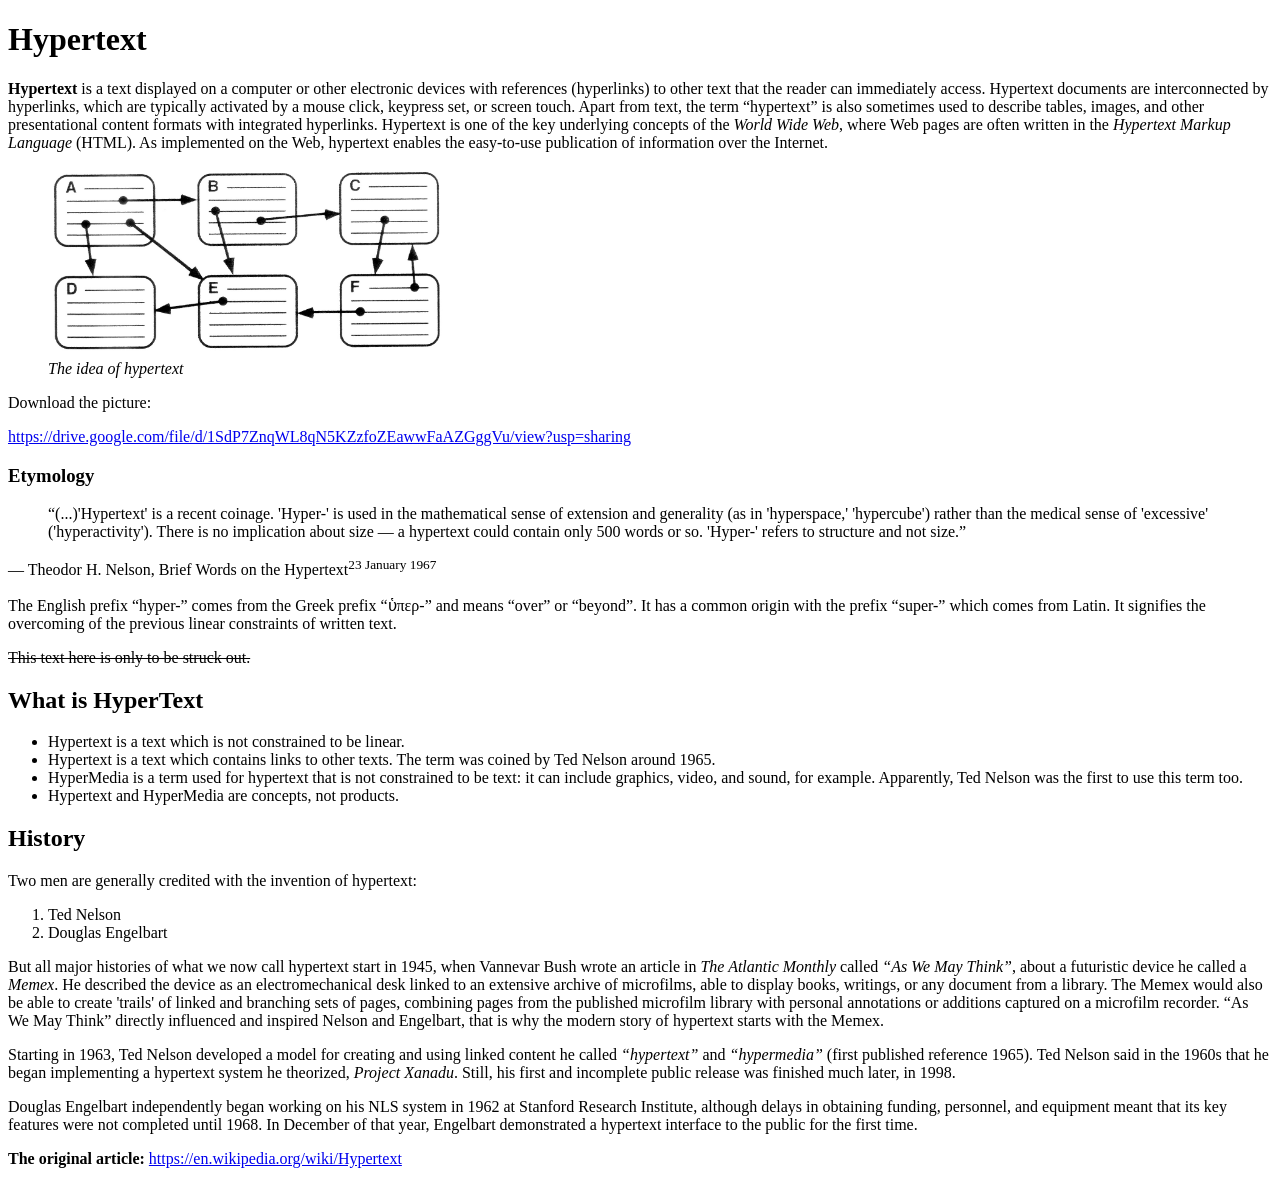
<file: index.html>
<!DOCTYPE html>
<html lang="en">
<head>
    <meta charset="UTF-8">
    <!-- Люта Марія — Практика №1 — Верстка тексту -->
    <title>Title</title>
</head>
<body>
    <h1><b>Hypertext</b></h1>
    <p><b>Hypertext</b> is a text displayed on a computer or other electronic devices with references
        (hyperlinks) to other text that the reader can immediately access. Hypertext documents are
        interconnected by hyperlinks, which are typically activated by a mouse click, keypress set, or
        screen touch. Apart from text, the term “hypertext” is also sometimes used to describe tables,
        images, and other presentational content formats with integrated hyperlinks. Hypertext is one of
        the key underlying concepts of the <i>World Wide Web</i>, where Web pages are often written in the
        <i>Hypertext Markup Language</i> (HTML). As implemented on the Web, hypertext enables the
        easy-to-use publication of information over the Internet.</p>
    <figure>
        <img src="images/hypertext1.jpg" alt="Hypertext Image" width="400" height=auto>
        <figcaption><i>The idea of hypertext</i></figcaption>
    </figure>
    <p>Download the picture:</p>
    <a href="https://drive.google.com/file/d/1SdP7ZnqWL8qN5KZzfoZEawwFaAZGggVu/view?usp=sharing">https://drive.google.com/file/d/1SdP7ZnqWL8qN5KZzfoZEawwFaAZGggVu/view?usp=sharing</a>
    <h3>Etymology</h3>
    <blockquote cite="Theodor H. Nelson">“(...)'Hypertext' is a recent coinage. 'Hyper-' is used in the mathematical sense of extension and
        generality (as in 'hyperspace,' 'hypercube') rather than the medical sense of 'excessive'
        ('hyperactivity'). There is no implication about size — a hypertext could contain only 500 words
        or so. 'Hyper-' refers to structure and not size.”</blockquote>
    <p>— Theodor H. Nelson, Brief Words on the Hypertext<sup>23 January 1967</sup></p>
    <p>The English prefix “hyper-” comes from the Greek prefix “ὑπερ-” and means “over” or “beyond”.
        It has a common origin with the prefix “super-” which comes from Latin. It signifies the
        overcoming of the previous linear constraints of written text.</p>
    <p><s>This text here is only to be struck out.</s></p>
    <h2>What is HyperText</h2>
    <ul>
        <li>Hypertext is a text which is not constrained to be linear.</li>
        <li>Hypertext is a text which contains links to other texts. The term was coined by Ted
            Nelson around 1965.</li>
        <li> HyperMedia is a term used for hypertext that is not constrained to be text: it can include
            graphics, video, and sound, for example. Apparently, Ted Nelson was the first to use this
            term too.</li>
        <li>Hypertext and HyperMedia are concepts, not products.</li>
    </ul>
    <h2>History</h2>
    <p>Two men are generally credited with the invention of hypertext:</p>
    <ol>
        <li>Ted Nelson</li>
        <li>Douglas Engelbart</li>
    </ol>
    <p>But all major histories of what we now call hypertext start in 1945, when Vannevar Bush wrote
        an article in <i>The Atlantic Monthly</i> called <i>“As We May Think”</i>, about a futuristic device he called a
        <i>Memex</i>. He described the device as an electromechanical desk linked to an extensive archive of
        microfilms, able to display books, writings, or any document from a library. The Memex would
        also be able to create 'trails' of linked and branching sets of pages, combining pages from the
        published microfilm library with personal annotations or additions captured on a microfilm
        recorder. “As We May Think” directly influenced and inspired Nelson and Engelbart, that is why
        the modern story of hypertext starts with the Memex.</p>
    <p>Starting in 1963, Ted Nelson developed a model for creating and using linked content he called
        <i>“hypertext”</i> and <i>“hypermedia”</i> (first published reference 1965). Ted Nelson said in the 1960s that
        he began implementing a hypertext system he theorized, <i>Project Xanadu</i>. Still, his first and
        incomplete public release was finished much later, in 1998.</p>
    <p>Douglas Engelbart independently began working on his NLS system in 1962 at Stanford
        Research Institute, although delays in obtaining funding, personnel, and equipment meant that
        its key features were not completed until 1968. In December of that year, Engelbart
        demonstrated a hypertext interface to the public for the first time.</p>
    <p><b>The original article:</b> <a href="https://en.wikipedia.org/wiki/Hypertext">https://en.wikipedia.org/wiki/Hypertext</a></p>
</body>
</html>
</file>
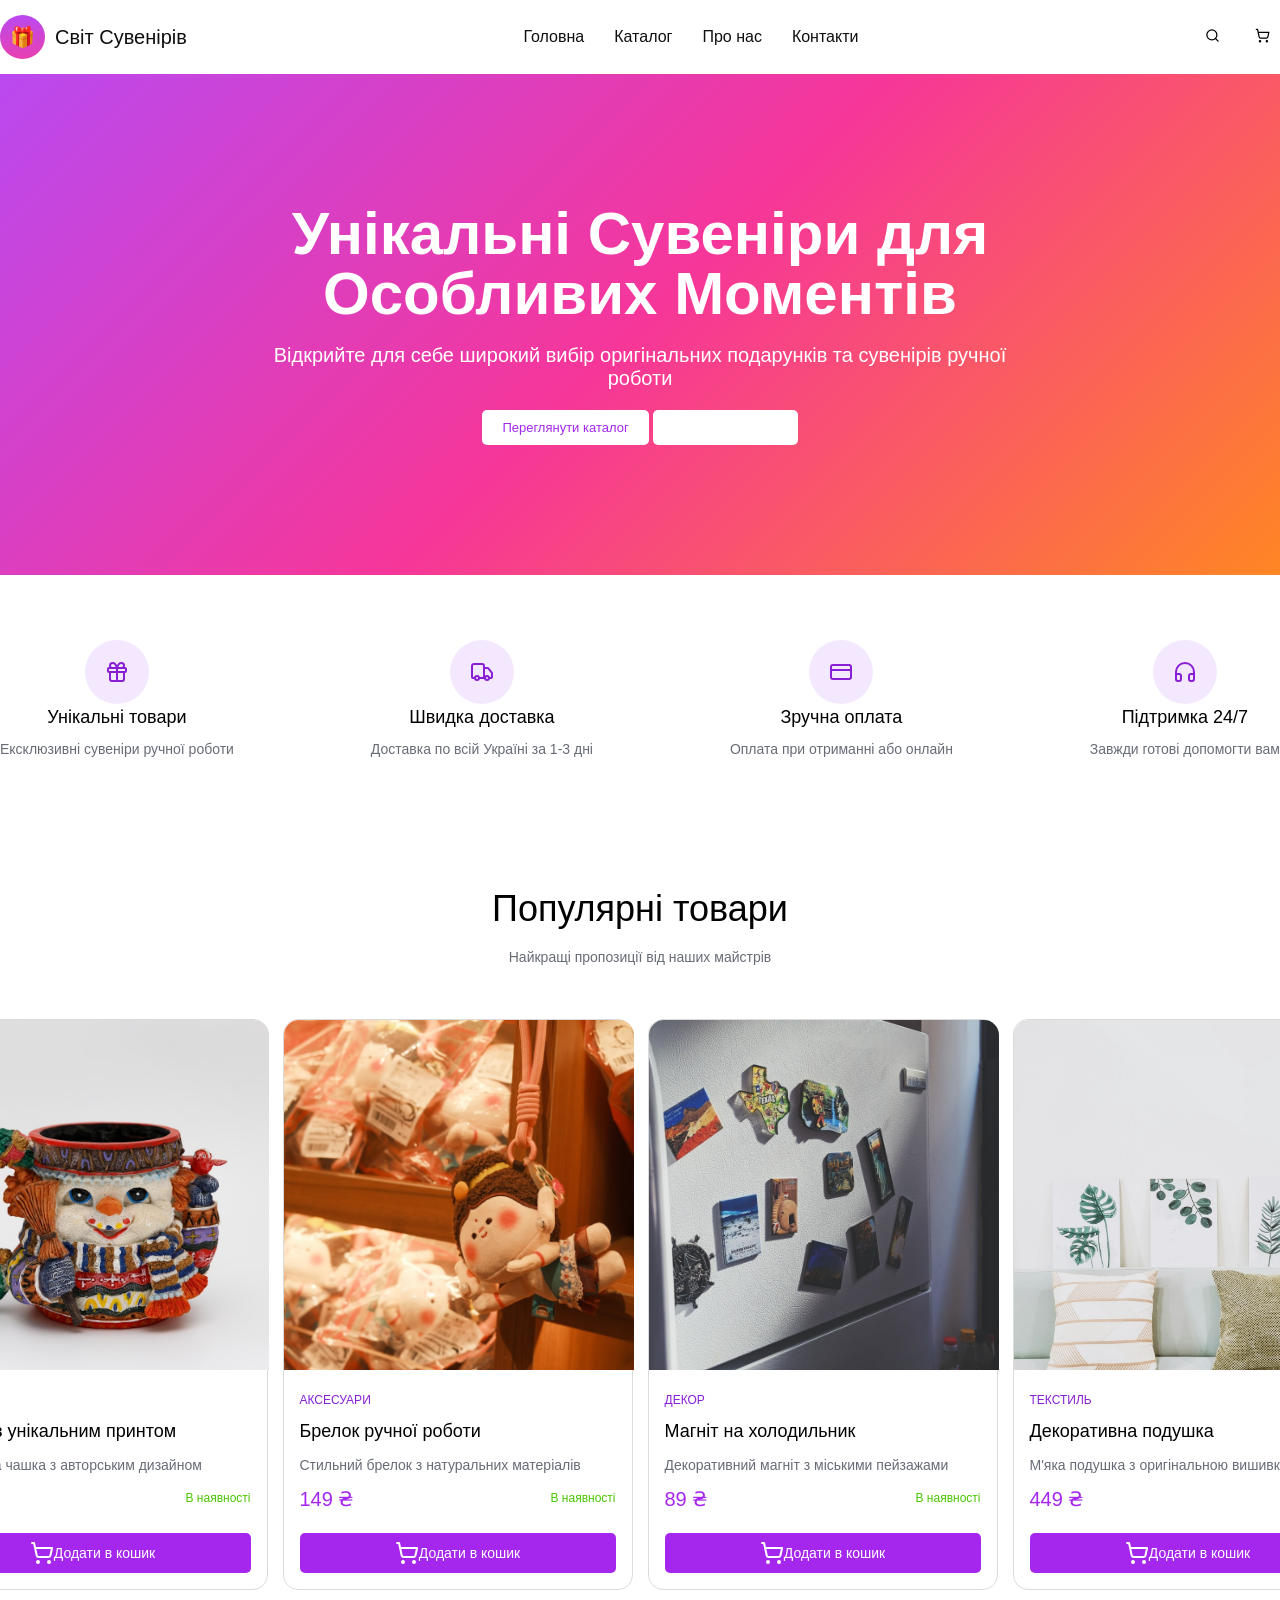
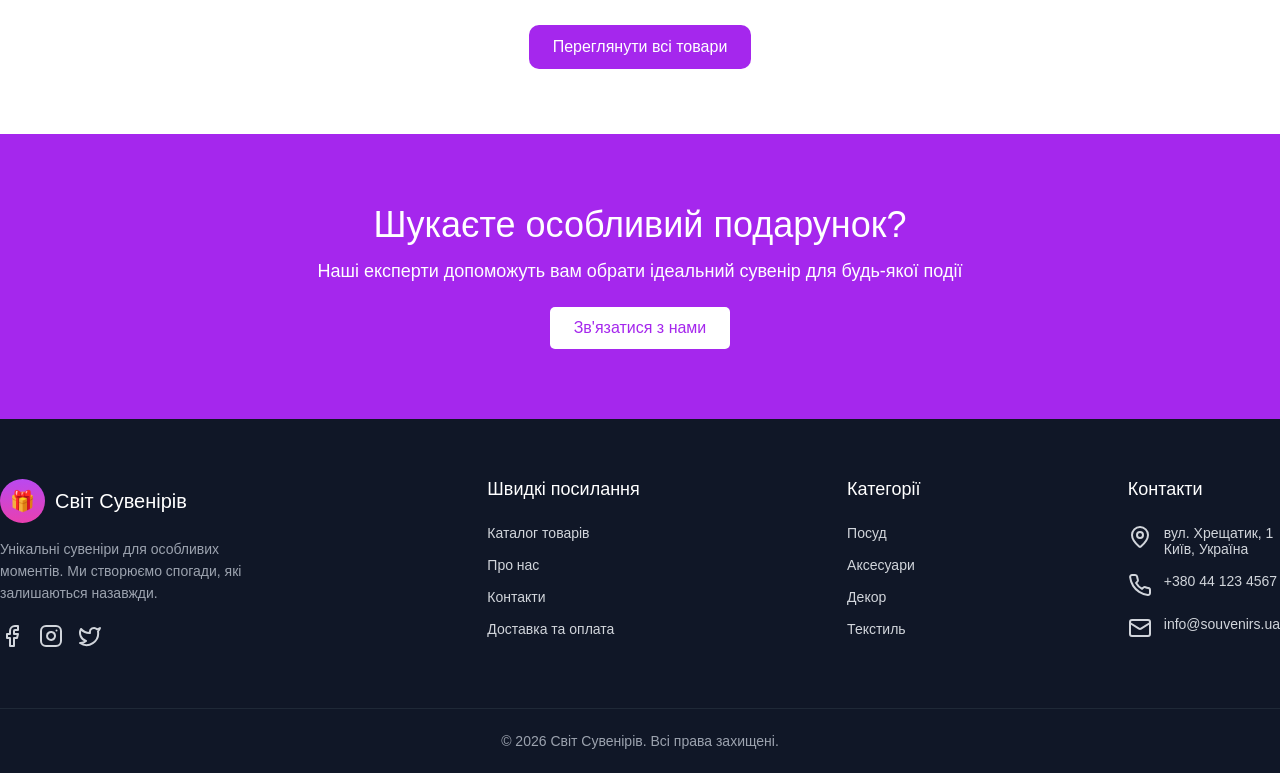
<file: less_8/index.html>
<!DOCTYPE html>
<html lang="en" xmlns="http://www.w3.org/1999/html">
<head>
    <link href="style/style.css" rel="stylesheet" type="text/css">
    <meta charset="UTF-8">
    <title>Title</title>
</head>
<body>
<header class="header">
    <div class="header-top wrapper">
        <div class="logo">
            <a href="#">
                <span class="logo-icon">🎁</span>
                <span class="logo-title">Світ Сувенірів</span>
            </a>
        </div>
        <nav>
            <ul>
                <li><a href="#">Головна</a></li>
                <li><a href="#">Каталог</a></li>
                <li><a href="#">Про нас</a></li>
                <li><a href="#">Контакти</a></li>
            </ul>
        </nav>
        <div class = "header-top-btn">
            <button><svg xmlns="http://www.w3.org/2000/svg" width="15" height="15" viewBox="0 0 24 24" fill="none" stroke="currentColor" stroke-width="2" stroke-linecap="round" stroke-linejoin="round" class="lucide lucide-search h-5 w-5"><circle cx="11" cy="11" r="8"></circle><path d="m21 21-4.3-4.3"></path></svg></button>
            <button><svg xmlns="http://www.w3.org/2000/svg" width="15" height="15" viewBox="0 0 24 24" fill="none" stroke="currentColor" stroke-width="2" stroke-linecap="round" stroke-linejoin="round" class="lucide lucide-shopping-cart h-5 w-5"><circle cx="8" cy="21" r="1"></circle><circle cx="19" cy="21" r="1"></circle><path d="M2.05 2.05h2l2.66 12.42a2 2 0 0 0 2 1.58h9.78a2 2 0 0 0 1.95-1.57l1.65-7.43H5.12"></path></svg></button>
        </div>
    </div>
    <div class="header-bottom">
        <h1>Унікальні Сувеніри для Особливих Моментів</h1>
        <p>Відкрийте для себе широкий вибір оригінальних подарунків та сувенірів ручної роботи</p>
        <div class="header-bottom-btn">
            <button>Переглянути каталог</button>
            <button id="btn-hover">Дізнатися більше</button>
        </div>
    </div>
</header>
<main>
    <section class="advantages wrapper">
        <article>
<!--            огорнути свджі в спен-->
            <span><svg xmlns="http://www.w3.org/2000/svg" width="24" height="24" viewBox="0 0 24 24" fill="none" stroke="currentColor" stroke-width="2" stroke-linecap="round" stroke-linejoin="round" class="lucide lucide-gift h-8 w-8 text-purple-600"><rect x="3" y="8" width="18" height="4" rx="1"></rect><path d="M12 8v13"></path><path d="M19 12v7a2 2 0 0 1-2 2H7a2 2 0 0 1-2-2v-7"></path><path d="M7.5 8a2.5 2.5 0 0 1 0-5A4.8 8 0 0 1 12 8a4.8 8 0 0 1 4.5-5 2.5 2.5 0 0 1 0 5"></path></svg></span>
            <h3>Унікальні товари</h3>
            <p>Ексклюзивні сувеніри ручної роботи</p>
        </article>
        <article>
            <span><svg xmlns="http://www.w3.org/2000/svg" width="24" height="24" viewBox="0 0 24 24" fill="none" stroke="currentColor" stroke-width="2" stroke-linecap="round" stroke-linejoin="round" class="lucide lucide-truck h-8 w-8 text-purple-600"><path d="M14 18V6a2 2 0 0 0-2-2H4a2 2 0 0 0-2 2v11a1 1 0 0 0 1 1h2"></path><path d="M15 18H9"></path><path d="M19 18h2a1 1 0 0 0 1-1v-3.65a1 1 0 0 0-.22-.624l-3.48-4.35A1 1 0 0 0 17.52 8H14"></path><circle cx="17" cy="18" r="2"></circle><circle cx="7" cy="18" r="2"></circle></svg></span>
            <h3>Швидка доставка</h3>
            <p>Доставка по всій Україні за 1-3 дні</p>
        </article>
        <article>
            <span><svg xmlns="http://www.w3.org/2000/svg" width="24" height="24" viewBox="0 0 24 24" fill="none" stroke="currentColor" stroke-width="2" stroke-linecap="round" stroke-linejoin="round" class="lucide lucide-credit-card h-8 w-8 text-purple-600"><rect width="20" height="14" x="2" y="5" rx="2"></rect><line x1="2" x2="22" y1="10" y2="10"></line></svg></span>
            <h3>Зручна оплата</h3>
            <p>Оплата при отриманні або онлайн</p>
        </article>
        <article>
            <span><svg xmlns="http://www.w3.org/2000/svg" width="24" height="24" viewBox="0 0 24 24" fill="none" stroke="currentColor" stroke-width="2" stroke-linecap="round" stroke-linejoin="round" class="lucide lucide-headphones h-8 w-8 text-purple-600"><path d="M3 14h3a2 2 0 0 1 2 2v3a2 2 0 0 1-2 2H5a2 2 0 0 1-2-2v-7a9 9 0 0 1 18 0v7a2 2 0 0 1-2 2h-1a2 2 0 0 1-2-2v-3a2 2 0 0 1 2-2h3"></path></svg></span>
            <h3>Підтримка 24/7</h3>
            <p>Завжди готові допомогти вам</p>
        </article>
    </section>
    <section class="catalog wrapper">
        <h2>Популярні товари</h2>
        <p>Найкращі пропозиції від наших майстрів</p>
        <div class = "catalog-cards">
            <article class="card">
                <img src="images/catalog1.jfif">
                <div class="card-text">
                    <span class="label">Посуд</span>
                    <h3>Чашка з унікальним принтом</h3>
                    <p>Керамічна чашка з авторським дизайном</p>
                    <div class="price">
                        <span class ="cost">299 ₴</span>
                        <span class ="instock">В наявності</span>
                    </div>
                    <button class="card-btn">
                        <svg xmlns="http://www.w3.org/2000/svg" width="24" height="24" viewBox="0 0 24 24" fill="none" stroke="currentColor" stroke-width="2" stroke-linecap="round" stroke-linejoin="round" class="lucide lucide-shopping-cart mr-2 h-4 w-4"><circle cx="8" cy="21" r="1"></circle><circle cx="19" cy="21" r="1"></circle><path d="M2.05 2.05h2l2.66 12.42a2 2 0 0 0 2 1.58h9.78a2 2 0 0 0 1.95-1.57l1.65-7.43H5.12"></path></svg>                    <span>Додати в кошик</span>
                    </button>
                </div>
            </article>
            <article class="card">
                <img src="images/catalog2.jfif">
                <div class="card-text">
                    <span class="label">Аксесуари</span>
                    <h3>Брелок ручної роботи</h3>
                    <p>Стильний брелок з натуральних матеріалів</p>
                    <div class="price">
                        <span class ="cost">149 ₴</span>
                        <span class ="instock">В наявності</span>
                    </div>
                    <button class="card-btn">
                        <svg xmlns="http://www.w3.org/2000/svg" width="24" height="24" viewBox="0 0 24 24" fill="none" stroke="currentColor" stroke-width="2" stroke-linecap="round" stroke-linejoin="round" class="lucide lucide-shopping-cart mr-2 h-4 w-4"><circle cx="8" cy="21" r="1"></circle><circle cx="19" cy="21" r="1"></circle><path d="M2.05 2.05h2l2.66 12.42a2 2 0 0 0 2 1.58h9.78a2 2 0 0 0 1.95-1.57l1.65-7.43H5.12"></path></svg>                    <span>Додати в кошик</span>
                    </button>
                </div>
            </article>
            <article class="card">
                <img src="images/catalog3.jfif">
                <div class="card-text">
                    <span class="label">Декор</span>
                    <h3>Магніт на холодильник</h3>
                    <p>Декоративний магніт з міськими пейзажами</p>
                    <div class="price">
                        <span class ="cost">89 ₴</span>
                        <span class ="instock">В наявності</span>
                    </div>
                    <button class="card-btn">
                        <svg xmlns="http://www.w3.org/2000/svg" width="24" height="24" viewBox="0 0 24 24" fill="none" stroke="currentColor" stroke-width="2" stroke-linecap="round" stroke-linejoin="round" class="lucide lucide-shopping-cart mr-2 h-4 w-4"><circle cx="8" cy="21" r="1"></circle><circle cx="19" cy="21" r="1"></circle><path d="M2.05 2.05h2l2.66 12.42a2 2 0 0 0 2 1.58h9.78a2 2 0 0 0 1.95-1.57l1.65-7.43H5.12"></path></svg>                    <span>Додати в кошик</span>
                    </button>
                </div>
            </article>
            <article class="card">
                <img src="images/catalog4.jfif">
                <div class="card-text">
                    <span class="label">Текстиль</span>
                    <h3>Декоративна подушка</h3>
                    <p>М'яка подушка з оригінальною вишивкою</p>
                    <div class="price">
                        <span class ="cost">449 ₴</span>
                        <span class ="instock">В наявності</span>
                    </div>
                    <button class="card-btn">
                        <svg xmlns="http://www.w3.org/2000/svg" width="24" height="24" viewBox="0 0 24 24" fill="none" stroke="currentColor" stroke-width="2" stroke-linecap="round" stroke-linejoin="round" class="lucide lucide-shopping-cart mr-2 h-4 w-4"><circle cx="8" cy="21" r="1"></circle><circle cx="19" cy="21" r="1"></circle><path d="M2.05 2.05h2l2.66 12.42a2 2 0 0 0 2 1.58h9.78a2 2 0 0 0 1.95-1.57l1.65-7.43H5.12"></path></svg>                    <span>Додати в кошик</span>
                    </button>
                </div>
            </article>
        </div>
        <button>Переглянути всі товари</button>
    </section>
    <section class="send">
        <h2>Шукаєте особливий подарунок?</h2>
        <p>Наші експерти допоможуть вам обрати ідеальний сувенір для будь-якої події</p>
        <button>Зв'язатися з нами</button>
    </section>
</main>
<footer>
    <div class="footer-top wrapper">
        <article class="column">
            <div class="logo">
                <a href="#">
                    <span class="logo-icon">🎁</span>
                    <span class="logo-title">Світ Сувенірів</span>
                </a>
            </div>
            <p>Унікальні сувеніри для особливих моментів. Ми створюємо спогади, які залишаються назавжди.</p>
            <div class="social">
                <ul>
                    <li><a href="#"><svg xmlns="http://www.w3.org/2000/svg" width="24" height="24" viewBox="0 0 24 24" fill="none" stroke="currentColor" stroke-width="2" stroke-linecap="round" stroke-linejoin="round" class="lucide lucide-facebook h-5 w-5"><path d="M18 2h-3a5 5 0 0 0-5 5v3H7v4h3v8h4v-8h3l1-4h-4V7a1 1 0 0 1 1-1h3z"></path></svg></a></li>
                    <li><a href="#"><svg xmlns="http://www.w3.org/2000/svg" width="24" height="24" viewBox="0 0 24 24" fill="none" stroke="currentColor" stroke-width="2" stroke-linecap="round" stroke-linejoin="round" class="lucide lucide-instagram h-5 w-5"><rect width="20" height="20" x="2" y="2" rx="5" ry="5"></rect><path d="M16 11.37A4 4 0 1 1 12.63 8 4 4 0 0 1 16 11.37z"></path><line x1="17.5" x2="17.51" y1="6.5" y2="6.5"></line></svg></a></li>
                    <li><a href="#"><svg xmlns="http://www.w3.org/2000/svg" width="24" height="24" viewBox="0 0 24 24" fill="none" stroke="currentColor" stroke-width="2" stroke-linecap="round" stroke-linejoin="round" class="lucide lucide-twitter h-5 w-5"><path d="M22 4s-.7 2.1-2 3.4c1.6 10-9.4 17.3-18 11.6 2.2.1 4.4-.6 6-2C3 15.5.5 9.6 3 5c2.2 2.6 5.6 4.1 9 4-.9-4.2 4-6.6 7-3.8 1.1 0 3-1.2 3-1.2z"></path></svg></a></li>
                </ul>
            </div>
        </article>
        <article class="column">
            <h3>Швидкі посилання</h3>
            <ul>
                <li><a href="#"></a>Каталог товарів</li>
                <li><a href="#"></a>Про нас</li>
                <li><a href="#"></a>Контакти</li>
                <li><a href="#"></a>Доставка та оплата</li>
            </ul>
        </article>
        <article class="column">
            <h3>Категорії</h3>
            <ul>
                <li><a href="#"></a>Посуд</li>
                <li><a href="#"></a>Аксесуари</li>
                <li><a href="#"></a>Декор</li>
                <li><a href="#"></a>Текстиль</li>
            </ul>
        </article>
        <article class="column">
            <h3>Контакти</h3>
            <ul>
                <li><a href="#">
                    <span><svg xmlns="http://www.w3.org/2000/svg" width="24" height="24" viewBox="0 0 24 24" fill="none" stroke="currentColor" stroke-width="2" stroke-linecap="round" stroke-linejoin="round" class="lucide lucide-map-pin h-5 w-5 flex-shrink-0 mt-0.5"><path d="M20 10c0 4.993-5.539 10.193-7.399 11.799a1 1 0 0 1-1.202 0C9.539 20.193 4 14.993 4 10a8 8 0 0 1 16 0"></path><circle cx="12" cy="10" r="3"></circle></svg></span>
                    <span>вул. Хрещатик, 1<br>Київ, Україна</span>
                </a></li>
                <li><a href="tel: +380 44 123 4567">
                    <span><svg xmlns="http://www.w3.org/2000/svg" width="24" height="24" viewBox="0 0 24 24" fill="none" stroke="currentColor" stroke-width="2" stroke-linecap="round" stroke-linejoin="round" class="lucide lucide-phone h-5 w-5 flex-shrink-0"><path d="M22 16.92v3a2 2 0 0 1-2.18 2 19.79 19.79 0 0 1-8.63-3.07 19.5 19.5 0 0 1-6-6 19.79 19.79 0 0 1-3.07-8.67A2 2 0 0 1 4.11 2h3a2 2 0 0 1 2 1.72 12.84 12.84 0 0 0 .7 2.81 2 2 0 0 1-.45 2.11L8.09 9.91a16 16 0 0 0 6 6l1.27-1.27a2 2 0 0 1 2.11-.45 12.84 12.84 0 0 0 2.81.7A2 2 0 0 1 22 16.92z"></path></svg></span>
                    <span>+380 44 123 4567</span>
                </a></li>
                <li><a href="mailto:info@souvenirs.ua">
                    <span><svg xmlns="http://www.w3.org/2000/svg" width="24" height="24" viewBox="0 0 24 24" fill="none" stroke="currentColor" stroke-width="2" stroke-linecap="round" stroke-linejoin="round" class="lucide lucide-mail h-5 w-5 flex-shrink-0"><rect width="20" height="16" x="2" y="4" rx="2"></rect><path d="m22 7-8.97 5.7a1.94 1.94 0 0 1-2.06 0L2 7"></path></svg></span>
                    <span>info@souvenirs.ua</span>
                </a></li>
            </ul>
        </article>
    </div>
    <div class="footer-bottom">
        <p>&copy; 2026 Світ Сувенірів. Всі права захищені.</p>
    </div>
</footer>
</body>
</html>
</file>
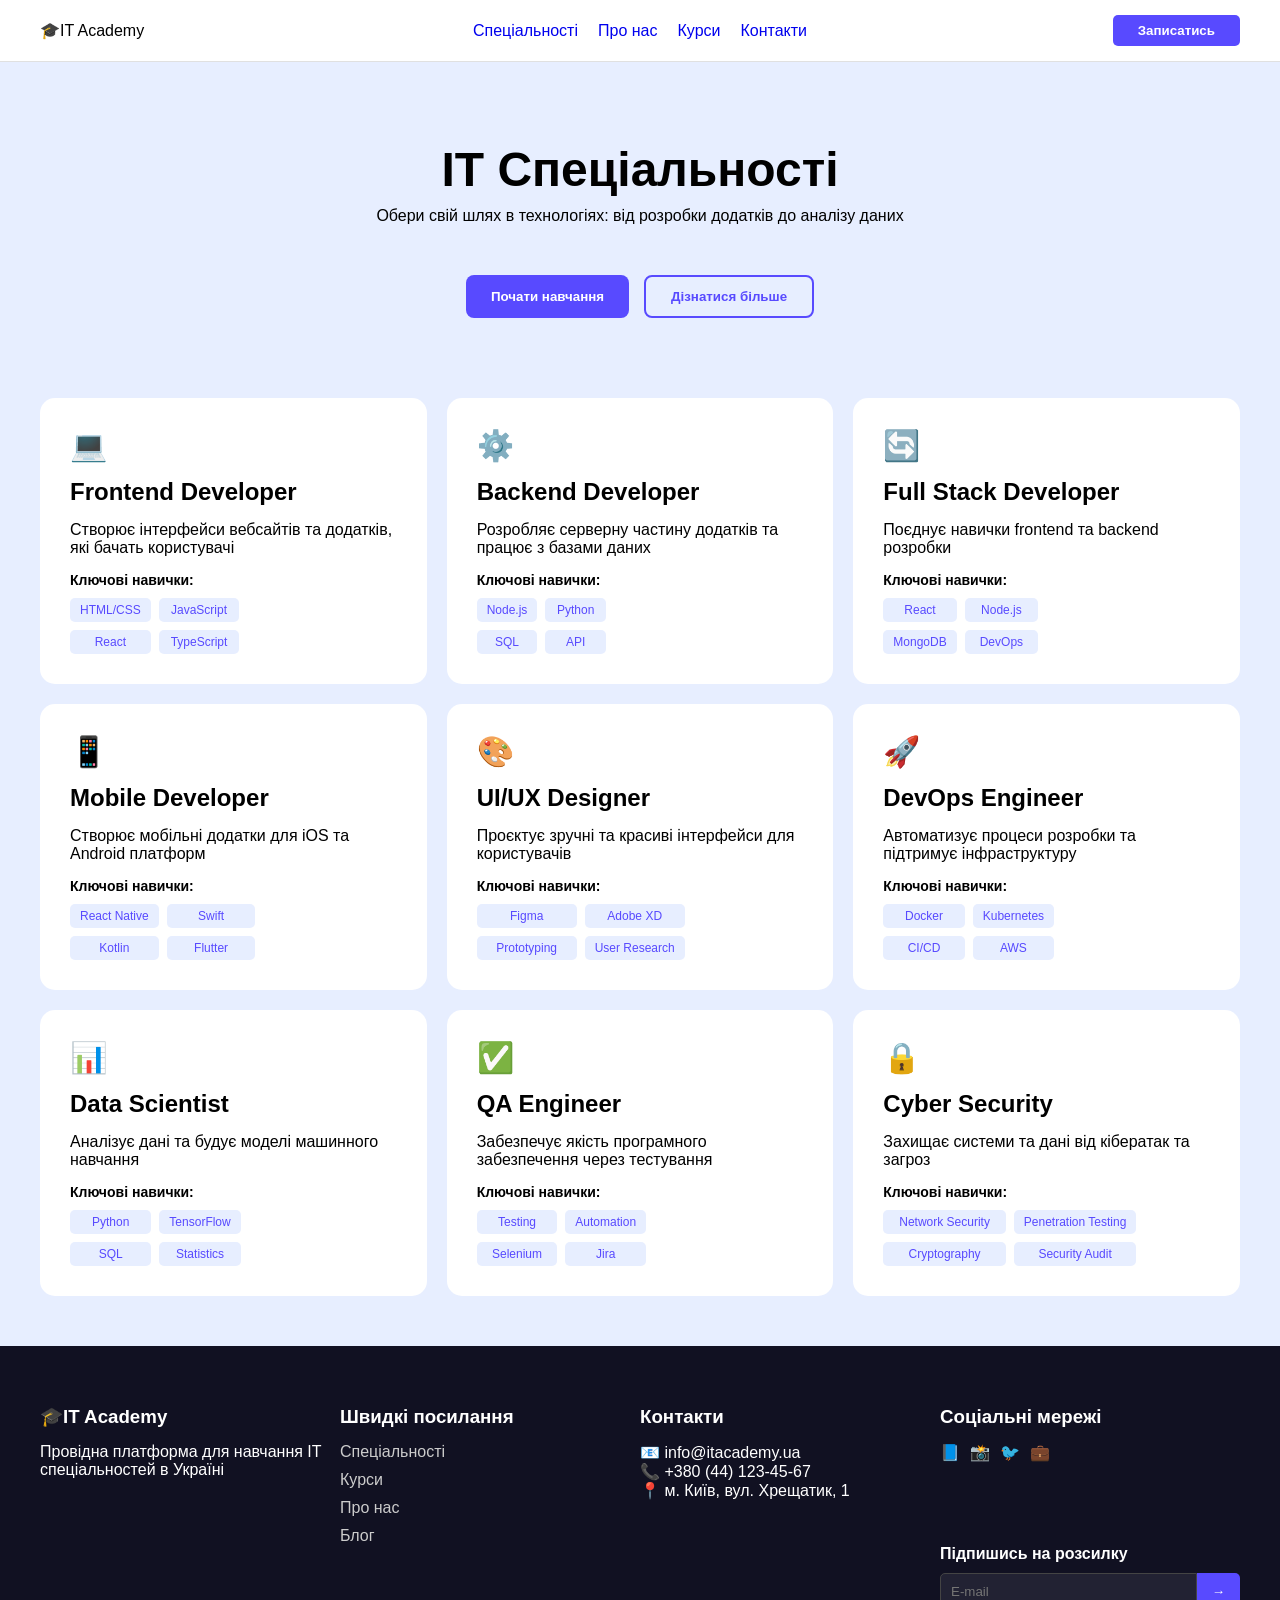
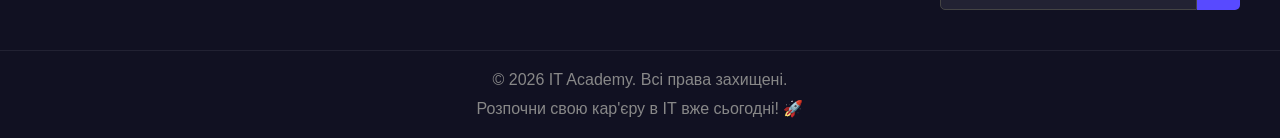
<file: less_9_01/index.html>
<!DOCTYPE html>
<html lang="en">
<head>
    <meta charset="UTF-8">
    <link href="style/style.css" type="text/css" rel="stylesheet">
    <title>Title</title>
</head>
<body>
<header class="header">
    <div class="wrapper header-grid">
            <div class="logo"><span>🎓</span>IT Academy</div>
        <nav>
            <ul>
                <li><a href="#">Спеціальності</a></li>
                <li><a href="#">Про нас</a></li>
                <li><a href="#">Курси</a></li>
                <li><a href="#">Контакти</a></li>
            </ul>
        </nav>
        <button class="header-btn">Записатись</button>
    </div>
</header>
<main>
    <section class="start-studying">
        <div class="wrapper start-studying-grid">
            <div class="start-studying-text">
                <h1>ІТ Спеціальності</h1>
                <p>Обери свій шлях в технологіях: від розробки додатків до аналізу даних</p>
            </div>
            <div class="start-studying-btn">
                <button class="btn btn-start">Почати навчання</button>
                <button class="btn bnt-more">Дізнатися більше</button>
            </div>
        </div>
    </section>
    <section class="cards-sections">
        <div class="wrapper">
            <div class="cards-grid">
                <article class="card">
                    <div class="card-icon">💻</div>
                    <h2>Frontend Developer</h2>
                    <p>Створює інтерфейси вебсайтів та додатків, які бачать користувачі</p>
                    <div class="skills">
                        <span>Ключові навички:</span>
                        <ul class="tags">
                            <li>HTML/CSS</li>
                            <li>JavaScript</li>
                            <li>React</li>
                            <li>TypeScript</li>
                        </ul>
                    </div>
                </article>
                <article class="card">
                    <div class="card-icon">⚙️</div>
                    <h2>Backend Developer</h2>
                    <p>Розробляє серверну частину додатків та працює з базами даних</p>
                    <div class="skills">
                        <span>Ключові навички:</span>
                        <ul class="tags">
                            <li>Node.js</li>
                            <li>Python</li>
                            <li>SQL</li>
                            <li>API</li>
                        </ul>
                    </div>
                </article>
                <article class="card">
                    <div class="card-icon">🔄</div>
                    <h2>Full Stack Developer</h2>
                    <p>Поєднує навички frontend та backend розробки</p>
                    <div class="skills">
                        <span>Ключові навички:</span>
                        <ul class="tags">
                            <li>React</li>
                            <li>Node.js</li>
                            <li>MongoDB</li>
                            <li>DevOps</li>
                        </ul>
                    </div>
                </article>
                <article class="card">
                    <div class="card-icon">📱</div>
                    <h2>Mobile Developer</h2>
                    <p>Створює мобільні додатки для iOS та Android платформ</p>
                    <div class="skills">
                        <span>Ключові навички:</span>
                        <ul class="tags">
                            <li>React Native</li>
                            <li>Swift</li>
                            <li>Kotlin</li>
                            <li>Flutter</li>
                        </ul>
                    </div>
                </article>
                <article class="card">
                    <div class="card-icon">🎨</div>
                    <h2>UI/UX Designer</h2>
                    <p>Проєктує зручні та красиві інтерфейси для користувачів</p>
                    <div class="skills">
                        <span>Ключові навички:</span>
                        <ul class="tags">
                            <li>Figma</li>
                            <li>Adobe XD</li>
                            <li>Prototyping</li>
                            <li>User Research</li>
                        </ul>
                    </div>
                </article>
                <article class="card">
                    <div class="card-icon">🚀</div>
                    <h2>DevOps Engineer</h2>
                    <p>Автоматизує процеси розробки та підтримує інфраструктуру</p>
                    <div class="skills">
                        <span>Ключові навички:</span>
                        <ul class="tags">
                            <li>Docker</li>
                            <li>Kubernetes</li>
                            <li>CI/CD</li>
                            <li>AWS</li>
                        </ul>
                    </div>
                </article>
                <article class="card">
                    <div class="card-icon">📊</div>
                    <h2>Data Scientist</h2>
                    <p>Аналізує дані та будує моделі машинного навчання</p>
                    <div class="skills">
                        <span>Ключові навички:</span>
                        <ul class="tags">
                            <li>Python</li>
                            <li>TensorFlow</li>
                            <li>SQL</li>
                            <li>Statistics</li>
                        </ul>
                    </div>
                </article>
                <article class="card">
                    <div class="card-icon">✅</div>
                    <h2>QA Engineer</h2>
                    <p>Забезпечує якість програмного забезпечення через тестування</p>
                    <div class="skills">
                        <span>Ключові навички:</span>
                        <ul class="tags">
                            <li>Testing</li>
                            <li>Automation</li>
                            <li>Selenium</li>
                            <li>Jira</li>
                        </ul>
                    </div>
                </article>
                <article class="card">
                    <div class="card-icon">🔒</div>
                    <h2>Cyber Security</h2>
                    <p>Захищає системи та дані від кібератак та загроз</p>
                    <div class="skills">
                        <span>Ключові навички:</span>
                        <ul class="tags">
                            <li>Network Security</li>
                            <li>Penetration Testing</li>
                            <li>Cryptography</li>
                            <li>Security Audit</li>
                        </ul>
                    </div>
                </article>
            </div>
        </div>
    </section>
</main>
<footer class="footer">
    <div class="footer-top">
        <div class="wrapper footer-grid">
            <div class="footer-column">
                <h3><span>🎓</span>IT Academy</h3>
                <p>Провідна платформа для навчання ІТ спеціальностей в Україні</p>
            </div>
            <div class="footer-column">
                <h3>Швидкі посилання</h3>
                <ul>
                    <li><a href="#">Спеціальності</a></li>
                    <li><a href="#">Курси</a></li>
                    <li><a href="#">Про нас</a></li>
                    <li><a href="#">Блог</a></li>
                </ul>
            </div>
            <div class="footer-column">
                <h3>Контакти</h3>
                <p>📧 info@itacademy.ua</p>
                <p>📞 +380 (44) 123-45-67</p>
                <p>📍 м. Київ, вул. Хрещатик, 1</p>
            </div>
            <div class="footer-column">
                <h3>Соціальні мережі</h3>
                <ul class="social">
                    <li><a href="#">📘</a></li>
                    <li><a href="#">📸</a></li>
                    <li><a href="#">🐦</a></li>
                    <li><a href="#">💼</a></li>
                </ul>
            </div>
            <p class="subscribe-title">Підпишись на розсилку</p>
            <div class="subscribe-grid">
                <input type="email" placeholder="E-mail">
                <button>→</button>
            </div>
        </div>
    </div>
    <div class="footer-bottom">
        <p> &copy; 2026 IT Academy. Всі права захищені.</p>

        <p>Розпочни свою кар'єру в ІТ вже сьогодні! 🚀</p>
    </div>
</footer>
</body>
</html>
</file>
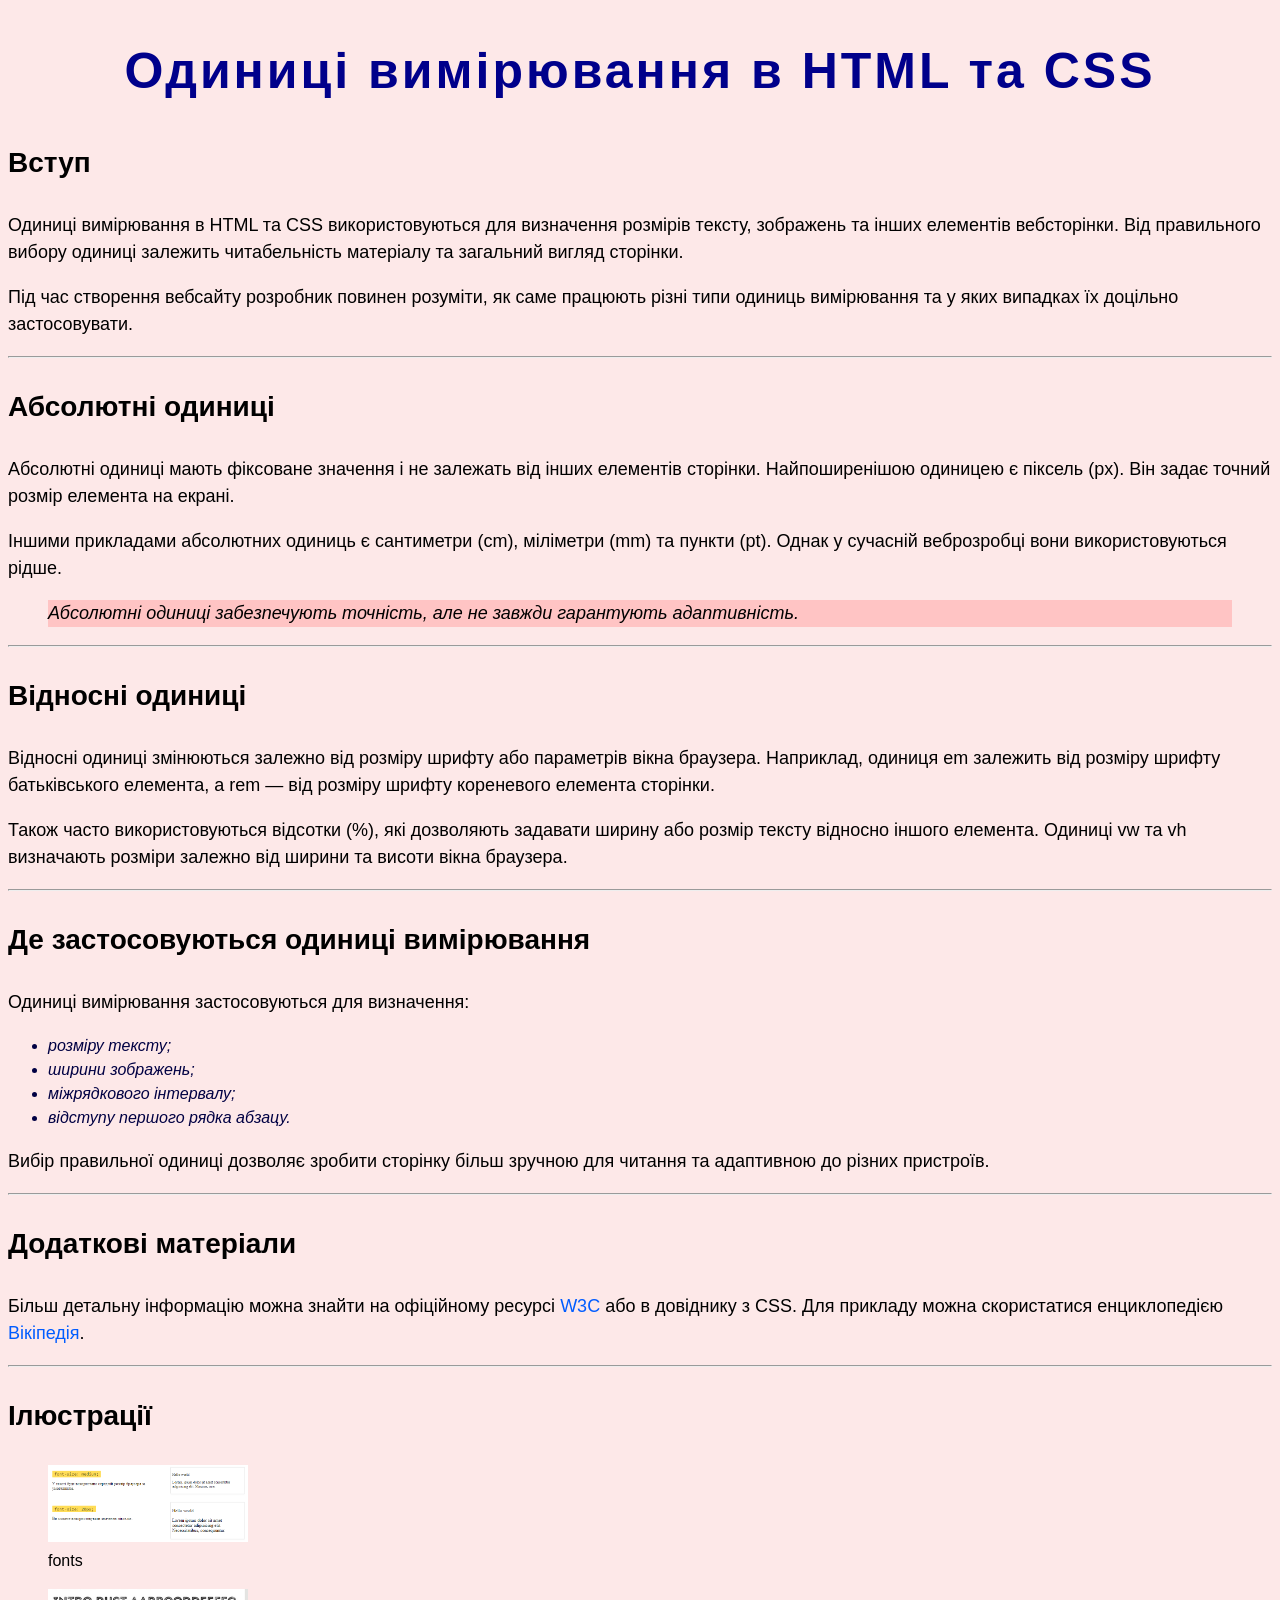
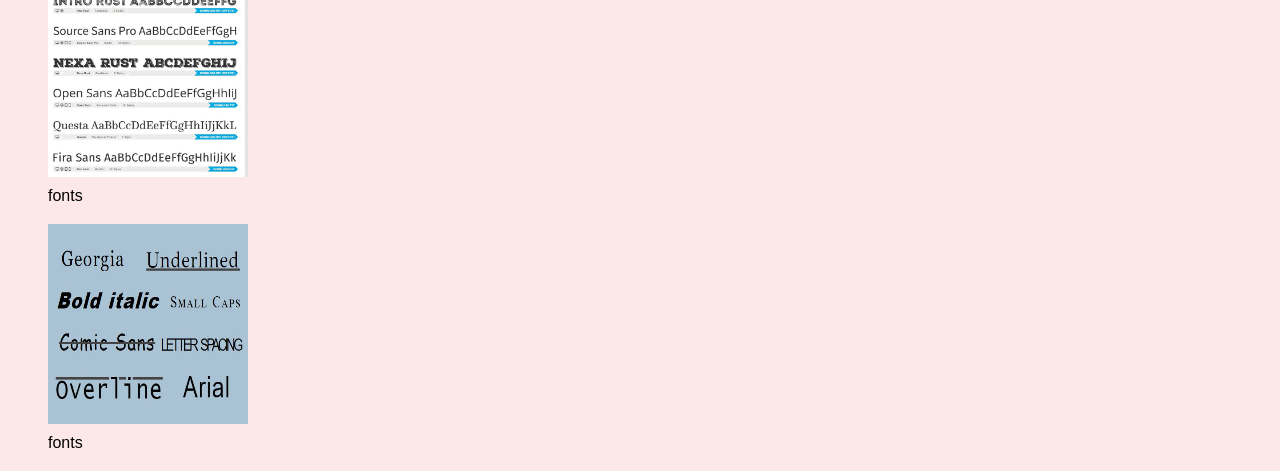
<file: pr2/index.html>
<!DOCTYPE html>
<html lang="en">
<head>
    <style type="text/css">
        h1{
            color: darkblue;
            text-align: center;
            font-size: 50px;
            letter-spacing: 3px
        }
    </style>
    <link rel="stylesheet" type="text/css" href="style/style.css">
    <meta charset="UTF-8">
    <title>CSS/HTML</title>
</head>
<body>
<h1>Одиниці вимірювання в HTML та CSS</h1>
<h3>Вступ</h3>
<p>Одиниці вимірювання в HTML та CSS використовуються для визначення розмірів
    тексту, зображень та інших елементів вебсторінки. Від правильного вибору
    одиниці залежить читабельність матеріалу та загальний вигляд сторінки.</p>
<p>Під час створення вебсайту розробник повинен розуміти, як саме працюють
    різні типи одиниць вимірювання та у яких випадках їх доцільно
    застосовувати.</p>
<hr>
<h3>Абсолютні одиниці</h3>
<p>Абсолютні одиниці мають фіксоване значення і не залежать від інших
    елементів сторінки. Найпоширенішою одиницею є піксель (px).
    Він задає точний розмір елемента на екрані.</p>
<p>Іншими прикладами абсолютних одиниць є сантиметри (cm),
    міліметри (mm) та пункти (pt). Однак у сучасній веброзробці
    вони використовуються рідше.</p>
<blockquote> Абсолютні одиниці забезпечують точність,
    але не завжди гарантують адаптивність.</blockquote>
<hr>
<h3>Відносні одиниці</h3>
<p>Відносні одиниці змінюються залежно від розміру шрифту
    або параметрів вікна браузера. Наприклад, одиниця em
    залежить від розміру шрифту батьківського елемента, а
    rem — від розміру шрифту кореневого елемента сторінки.</p>
<p>Також часто використовуються відсотки (%), які дозволяють
    задавати ширину або розмір тексту відносно іншого елемента.
    Одиниці vw та vh визначають розміри залежно від ширини
    та висоти вікна браузера.</p>
<hr>
<h3>Де застосовуються одиниці вимірювання</h3>
<p>Одиниці вимірювання застосовуються для визначення:
<ul style="color: #000043; font-style: oblique">
    <li>розміру тексту;</li>
    <li>ширини зображень;</li>
    <li>міжрядкового інтервалу;</li>
    <li>відступу першого рядка абзацу.</li>
</ul></p>

<p>Вибір правильної одиниці дозволяє зробити сторінку більш
    зручною для читання та адаптивною до різних пристроїв.</p>
<hr>
<h3>Додаткові матеріали</h3>
<p>Більш детальну інформацію можна знайти на офіційному
    ресурсі <a href="https://www.w3.org/">W3C</a> або в довіднику з CSS.
    Для прикладу можна скористатися енциклопедією
    <a href="https://www.wikipedia.org/">Вікіпедія</a>.</p>
<hr>
<h3>Ілюстрації</h3>
<figure>
    <img src="images/1.png" width=200 alt="1">
    <figcaption>
    fonts
    </figcaption>
</figure>
<figure>
    <img src="images/2.jpg" width=200 alt="2">
    <figcaption>
    fonts
    </figcaption>
</figure>
<figure>
    <img src="images/3.jpg" width=200 height=200 alt="3">
    <figcaption>
    fonts
    </figcaption>
</figure>

</body>
</html>
</file>
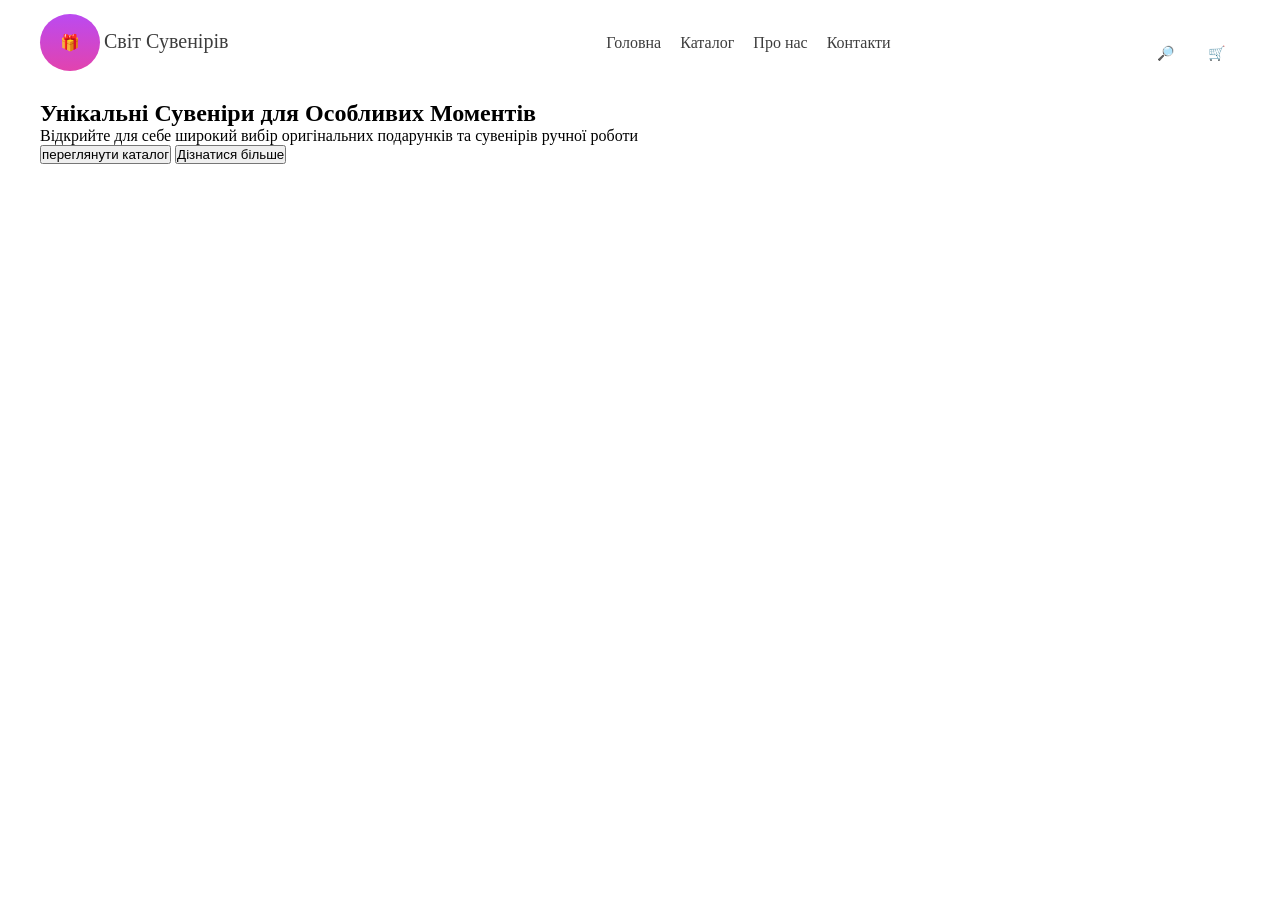
<file: web_6/index.html>
<!DOCTYPE html>
<html lang="en">
<head>
    <meta charset="UTF-8">
    <title>Title</title>
    <link type="text/css" rel="stylesheet" href="style/style.css">
</head>
<body>
<header class = "wrapper">
    <div class="logo">
        <a href="#"><span class="logo-icon">🎁</span>
        <span class="logo-text">Світ Сувенірів</span></a>
    </div>
    <nav>
        <ul>
            <li><a href="#">Головна</a></li>
            <li><a href="#">Каталог</a></li>
            <li><a href="#">Про нас</a></li>
            <li><a href="#">Контакти</a></li>
        </ul>
    </nav>
    <div class="header-button">
        <button>🔎</button>
        <button>🛒</button>
    </div>
</header>
<main class="wrapper">
    <section class="main-top">
        <h1>Унікальні Сувеніри для Особливих Моментів</h1>
        <p>Відкрийте для себе широкий вибір оригінальних подарунків та сувенірів ручної роботи</p>
    </section>
    <section class="main-bottom">
        <button>переглянути каталог</button>
        <button>Дізнатися більше</button>
    </section>
</main>
</body>
</html>
</file>
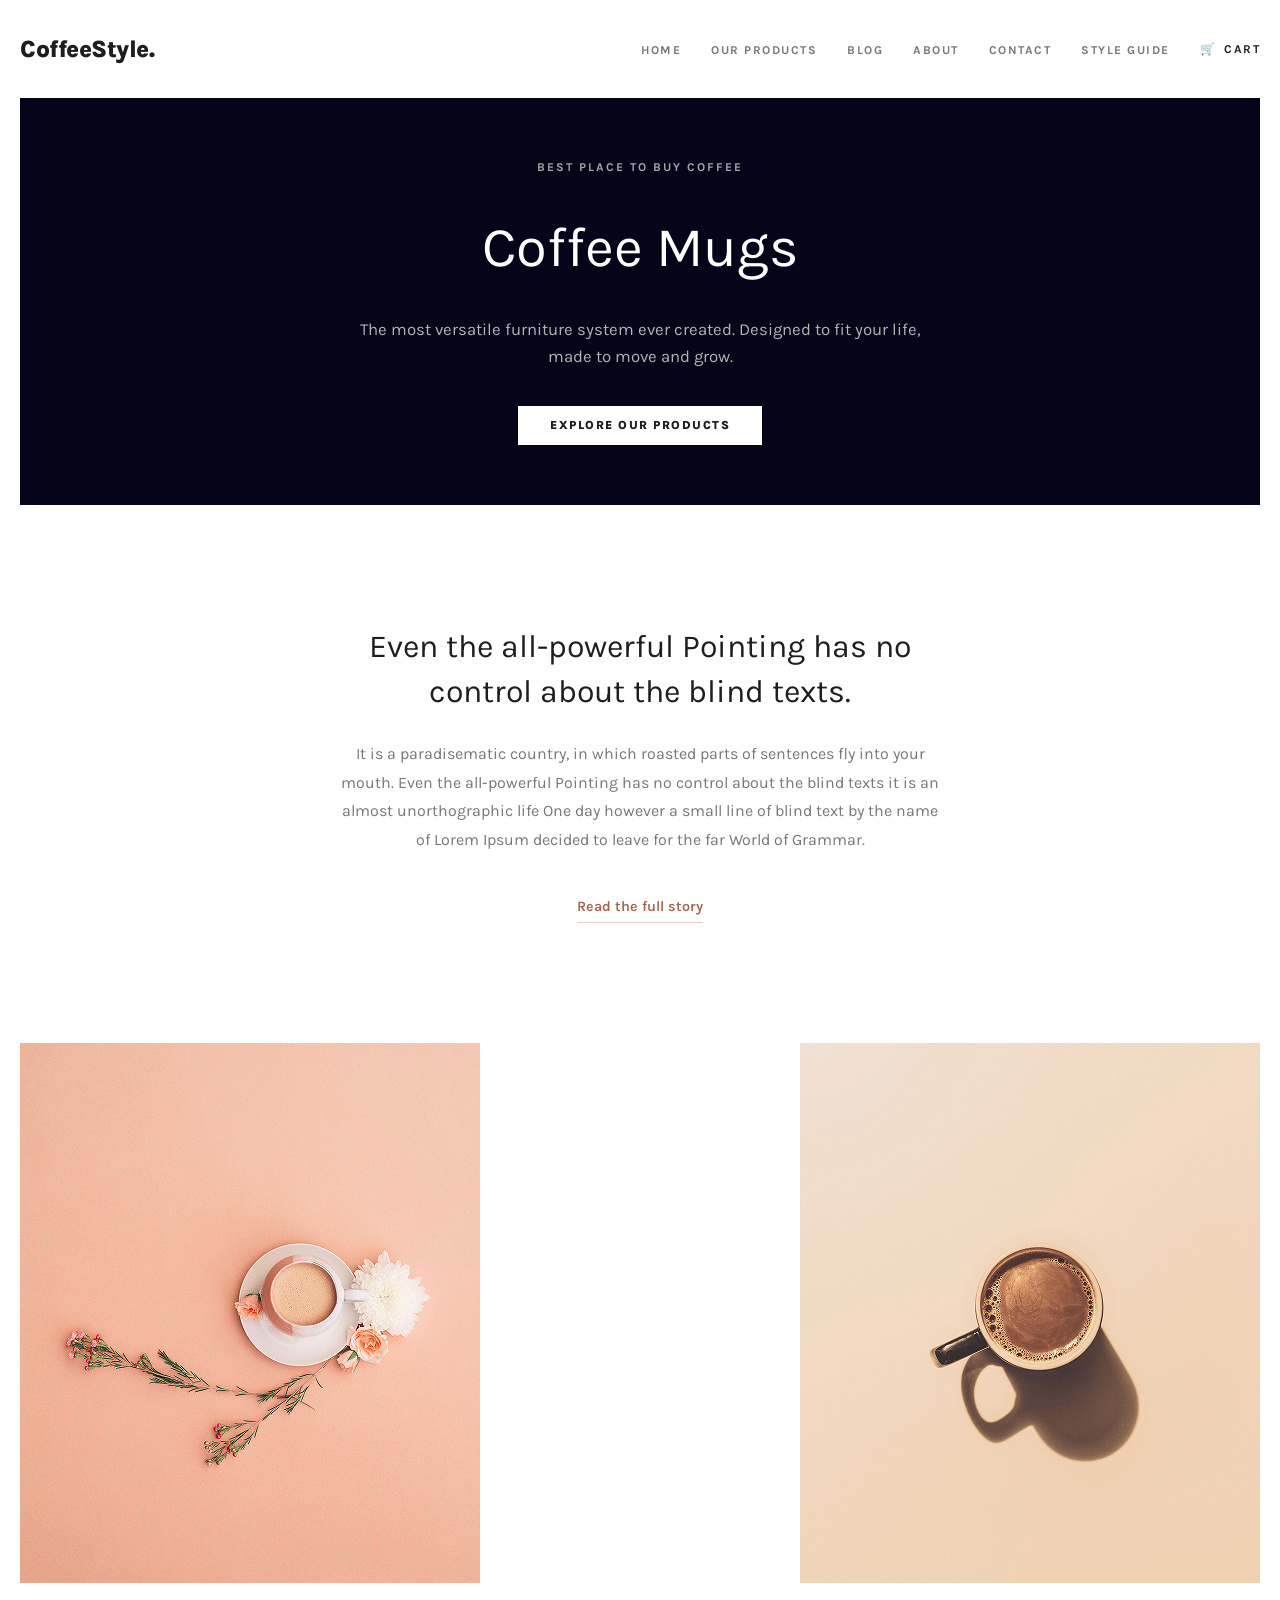
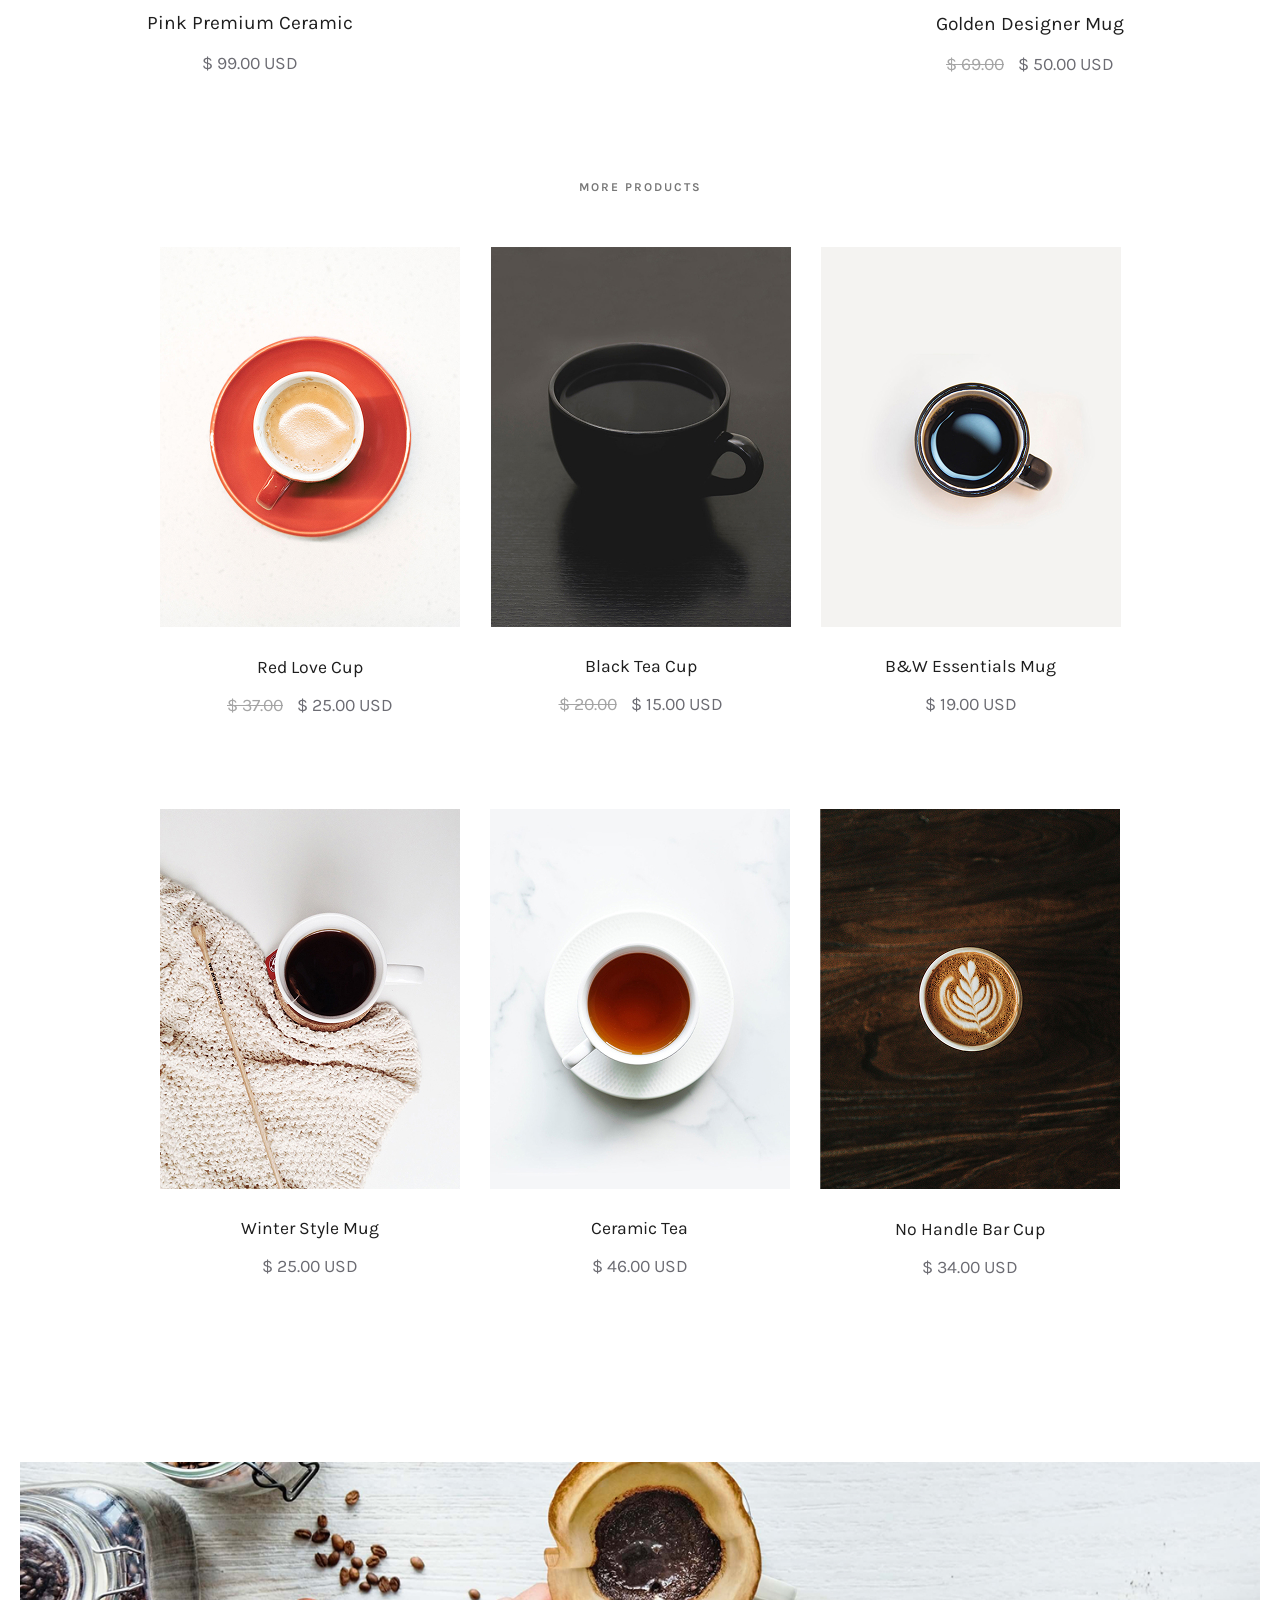
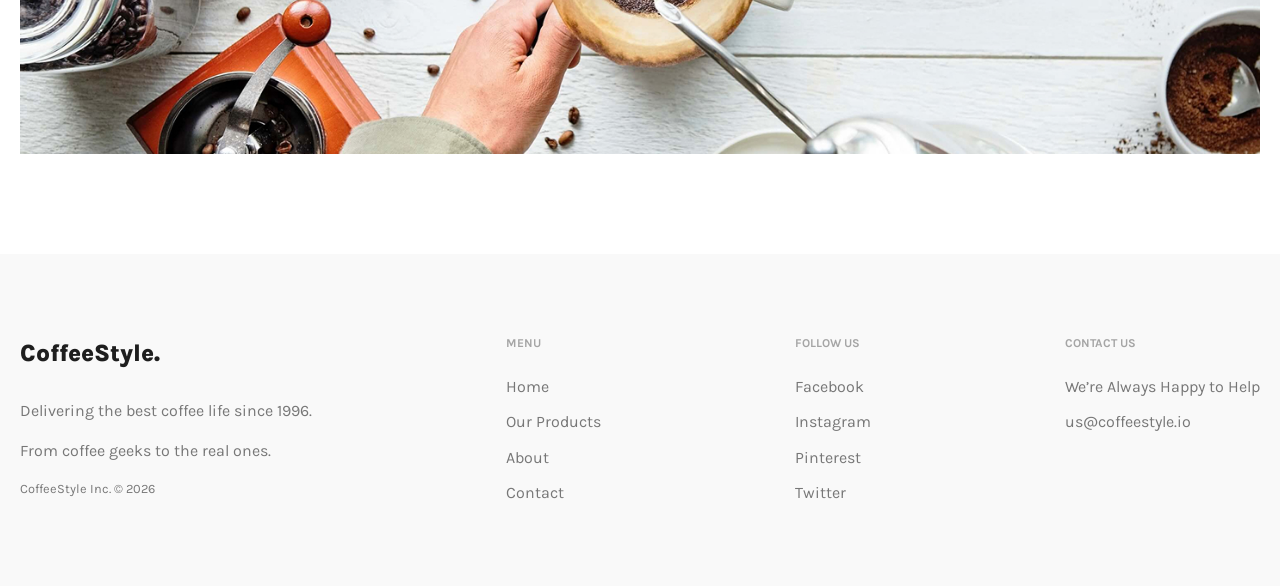
<file: zalikovka_lyuta/index.html>
<!DOCTYPE html>
<html lang="en">
<head>
    <meta charset="UTF-8">
    <title>CoffeeStyle.</title>
    <link rel="preconnect" href="https://fonts.googleapis.com">
    <link rel="preconnect" href="https://fonts.gstatic.com" crossorigin>
    <link href="https://fonts.googleapis.com/css2?family=Karla:ital,wght@0,200..800;1,200..800&display=swap" rel="stylesheet">
    <link rel="stylesheet" type="text/css" href="style/style.css">
</head>
<body>
<header class="main-header">
    <nav class="nav-header wrapper">
        <div class="logo"><a href="#">CoffeeStyle.</a> </div>
        <ul class="links">
            <li><a href="#">Home</a></li>
            <li><a href="#">Our Products</a></li>
            <li><a href="#">Blog</a></li>
            <li><a href="#">About</a></li>
            <li><a href="#">Contact</a></li>
            <li><a href="#">Style Guide</a></li>
            <li><a href="#"><span>🛒</span>Cart</a></li>
        </ul>
    </nav>
</header>
<main class="wrapper">
    <section class="hero">
        <div class="hero-content">
            <span class="subtitle">BEST PLACE TO BUY COFFEE</span>
            <h1>Coffee Mugs</h1>
            <p>The most versatile furniture system ever created. Designed to fit your life, made to move and grow.</p>
            <a href="#" class="btn-primary">EXPLORE OUR PRODUCTS</a>
        </div>
    </section>

    <section class="story">
        <div class="story-content">
            <h2>Even the all-powerful Pointing has no control about the blind texts.</h2>
            <p>It is a paradisematic country, in which roasted parts of sentences fly into your mouth. Even the all-powerful Pointing has no control about the blind texts it is an almost unorthographic life One day however a small line of blind text by the name of Lorem Ipsum decided to leave for the far World of Grammar.</p>
            <a href="#" class="btn-link">Read the full story</a>
        </div>
    </section>

    <section class="featured">
        <div class="featured-list">
            <article class="featured-item">
                <img src="images/mug_feature_1.png" alt="Pink Premium Ceramic">
                <h3>Pink Premium Ceramic</h3>
                <p class="price">$ 99.00 USD</p>
            </article>
            <article class="featured-item">
                <img src="images/mug_feature_2.jpg" alt="Golden Designer Mug">
                <h3>Golden Designer Mug</h3>
                <p class="price"><span class="old-price"><s>$ 69.00</s></span> $ 50.00 USD</p>
            </article>
        </div>
    </section>

    <section class="products">
        <h3 class="section-label">MORE PRODUCTS</h3>
        <div class="products-list">
            <article class="product-card">
                <img src="images/cup1.jpg" alt="Red Love Cup">
                <h4>Red Love Cup</h4>
                <p class="price"><span class="old-price"><s>$ 37.00</s></span> $ 25.00 USD</p>
            </article>
            <article class="product-card">
                <img src="images/cup2.jpg" alt="Black Tea Cup">
                <h4>Black Tea Cup</h4>
                <p class="price"><span class="old-price"><s>$ 20.00</s></span> $ 15.00 USD</p>
            </article>
            <article class="product-card">
                <img src="images/cup3.jpg" alt="B&W Essentials Mug">
                <h4>B&W Essentials Mug</h4>
                <p class="price">$ 19.00 USD</p>
            </article>
            <article class="product-card">
                <img src="images/cup4.jpg" alt="Winter Style Mug">
                <h4>Winter Style Mug</h4>
                <p class="price">$ 25.00 USD</p>
            </article>
            <article class="product-card">
                <img src="images/cup5.jpg" alt="Ceramic Tea">
                <h4>Ceramic Tea</h4>
                <p class="price">$ 46.00 USD</p>
            </article>
            <article class="product-card">
                <img src="images/cup6.jpg" alt="No Handle Bar Cup">
                <h4>No Handle Bar Cup</h4>
                <p class="price">$ 34.00 USD</p>
            </article>
        </div>
    </section>
    <section class="process">
        <img src="images/process.jpg" alt="Coffee brewing process">
    </section>
</main>

<footer class="main-footer ">
    <div class="footer-inner wrapper">
        <div class="footer-brand">
            <a href="#" class="logo">CoffeeStyle.</a>
            <p>Delivering the best coffee life since 1996.</p>
            <p>From coffee geeks to the real ones.</p>
            <p class="copyright">CoffeeStyle Inc. &copy; 2026</p>
        </div>
        <div class="footer-menu">
            <h5>MENU</h5>
            <ul>
                <li><a href="#">Home</a></li>
                <li><a href="#">Our Products</a></li>
                <li><a href="#">About</a></li>
                <li><a href="#">Contact</a></li>
            </ul>
        </div>
        <div class="footer-menu">
            <h5>FOLLOW US</h5>
            <ul>
                <li><a href="#">Facebook</a></li>
                <li><a href="#">Instagram</a></li>
                <li><a href="#">Pinterest</a></li>
                <li><a href="#">Twitter</a></li>
            </ul>
        </div>
        <div class="footer-menu">
            <h5>CONTACT US</h5>
            <ul>
                <li><a href="#">We’re Always Happy to Help</a></li>
                <li><a href="#">us@coffeestyle.io</a></li>
            </ul>
        </div>
    </div>
</footer>

</body>
</html>
</file>
<file: less_8/style/style.css>
*{
    box-sizing: border-box;
    margin: 0;
    padding: 0;
    list-style: none;
    text-decoration: none;
    font-family: 'Segoe UI', sans-serif;
}
.wrapper{
    max-width: 1400px;
    margin: 0 auto;
}
.header-top{
    display: flex;
    justify-content: space-between;
    padding: 15px 0;
    align-items: center;
}
header a{
    color: #0f0f0f;
}
.logo a{
    display: flex;
    align-items: center;
    column-gap: 10px;
    font-size: 20px;
}
.logo-icon{
    background: linear-gradient(#ba49f0, #e840b0);
    padding: 10px;
    border-radius: 50%;
}
.logo-tittle{
    font-weight: 400;
}
nav ul{
    display: flex;
    column-gap: 30px;
}
nav ul a:hover{
    color: #a527ed;
}
.header-top-btn{
    display: flex;
    column-gap: 15px;
}
.header-top-btn button{
    border: none;
    padding: 10px;
    /*transparent - колір батьківського елемента*/
    background: transparent;
}
.header-top-btn button:hover{
    background: #eaeaea;
    border-radius: 5px;
}



.header-bottom{
    display: flex;
    flex-direction: column;
    align-items: center;
    padding: 130px 0;
    color: #ffffff;
    background: linear-gradient(135deg, #ba49f0, #f63699, #ff8623);
    row-gap: 20px;
}
.header-bottom h1{
    font-size: 60px;
    font-weight: 600;
    width: 770px;
    line-height: 60px;
    text-align: center;
}
.header-bottom p{
    font-size: 20px;
    width: 770px;
    text-align: center;
    font-weight: 400;
}
.header-bottom-btn button{
    border: none;
    background: #ffffff;
    padding: 10px 20px;
    border-radius: 5px;
    font-size: 13px;
    color: #a527ed;
    font-weight: 500;
    cursor: pointer;
}
#btn-hover{
    color: transparent;
}
#btn-hover:hover{
    background: transparent;
    border: 1px solid #ffffff;
    color: #0f0f0f;
}
.advantages{
    display: flex;
    justify-content: space-between;
    column-gap: 30px;
    padding: 65px 0;
    text-align: center;
}

.advantages article{
    display: flex;
    flex-direction: column;
    align-items: center;
}
.advantages article span{
    display: flex;
    justify-content: center;
    align-items: center;
    width: 64px;
    height: 64px;
    background: #f4e8ff;
    border-radius: 50%;
    color: #881fd4;
}

.advantages article h3{
    margin-bottom: 8px;
    font-size: 18px;
    line-height: 27px;
    font-weight: 500;
}
.advantages article p{
    font-size: 14px;
    line-height: 20px;
    font-weight: 400;
    color: #676c76;
}

.catalog{
    display: flex;
    flex-direction: column;
    padding: 65px 0;
    align-items: center;
}
.catalog-cards{
    /*max-width: 250px;*/
    display: flex;
    align-items: center;
    column-gap: 15px;
    margin-bottom: 35px;
}
.card{
    border: 1px solid #dbdbdb;
    border-radius: 15px;
    max-width: 350px;
}
.card img{
    width: 350px;
    height: 350px;
    object-fit: cover;
    border-radius: 15px 15px 0 0;
}
.catalog h2{
    font-size: 36px;
    line-height: 40px;
    text-align: center;
    font-weight: 500;
    margin-bottom: 16px;
}
.catalog > p{
    font-size: 14px;
    line-height: 24px;
    font-weight: 400;
    color: #676c76;
    text-align: center;
    margin-bottom: 50px;
}
.label{
    font-size: 12px;
    line-height: 16px;
    color: #881fd4;
    text-transform: uppercase;
    margin-top: 40px;
}

.card-text{
    padding: 16px;
}
.card-text h3{
    font-size: 18px;
    line-height: 27px;
    font-weight: 500;
    margin: 10px 0
}
.card-text p{
    font-size: 14px;
    line-height: 20px;
    font-weight: 400;
    color: #676c76;
    margin-bottom: 10px;
}

.price{
    display: flex;
    justify-content: space-between;
}
.cost{
    font-size: 20px;
    line-height: 28px;
    color: #a527ed;
    font-weight: 400;
    margin-bottom: 20px;

}
.instock{
    font-size: 12px;
    line-height: 26px;
    color: #49c500;
}

.card-btn{
    display: flex;
    width: 100%;
    align-items: center;
    justify-content: center;
    padding: 8px;
    border: none;
    background: #a527ed;
    border-radius: 5px;
    color: #fff;
    font-size: 14px;
    line-height: 20px;
    cursor: pointer;
    font-weight: 500;
}

.card-btn:hover{
    background: #801cb6;
}
.card:hover{
    box-shadow: 0 5px 5px #aeadad;
}
.catalog > button{
    width: fit-content;
    padding: 12px 24px;
    font-size: 16px;
    line-height: 20px;
    font-weight: 500;
    border-radius: 10px;
    background: #a527ed;
    color: #fff;
    border: none;
    cursor: pointer;

}
.catalog > button:hover{
    background: #801cb6;
}

.send {
    background-color: #a527ed;
    color: #ffffff;
    text-align: center;

    padding: 70px 20px;

    display: flex;
    flex-direction: column;
    align-items: center;
    row-gap: 15px;
}

.send h2 {
    font-size: 36px;
    font-weight: 500;
}

.send p {
    font-size: 18px;
    font-weight: 400;
    margin-bottom: 10px;
}

.send button {
    background-color: #ffffff;
    color: #a527ed;
    border: none;
    padding: 12px 24px;
    border-radius: 5px;
    font-size: 16px;
    font-weight: 500;
    cursor: pointer;
}

.send button:hover {
    background-color: #f4e8ff;
}


footer {
    background-color: #101727;
    color: #a1a8a7;
}

.footer-top {
    display: flex;
    justify-content: space-between;
    padding: 60px 0;
    gap: 30px;
}

.column {
    display: flex;
    flex-direction: column;
    max-width: 280px;
}

.column .logo {
    margin-bottom: 15px;
}

.column .logo a {
    color: #ffffff;
}

.column > p {
    font-size: 14px;
    line-height: 22px;
    color: #9ca3af;
    margin-bottom: 20px;
}


.column .social ul {
    display: flex;
    flex-direction: row;
    column-gap: 15px;
}

.social ul li a {
    color: #9ca3af;
    display: flex;
}


.column h3 {
    color: #ffffff;
    font-size: 18px;
    font-weight: 500;
    margin-bottom: 25px;
}

.column ul {
    display: flex;
    flex-direction: column;
    row-gap: 16px;
}

.column ul li {
    font-size: 14px;
    color: #d1d5db;
}

.column ul li a {
    color: #d1d5db;
    display: flex;
    align-items: flex-start;
    column-gap: 12px;
}

.footer-bottom {
    border-top: 1px solid #1f2937;
    padding: 24px 0;
    text-align: center;
}

.footer-bottom p {
    color: #9ca3af;
    font-size: 14px;
}
</file>
<file: less_9_01/style/style.css>
*{
    margin: 0;
    padding: 0;
    box-sizing: border-box;
    text-decoration: none;
    list-style: none;
    font-family: "Segoe UI", Tahoma, Geneva, Verdana, sans-serif;
}
body{
    background: #e7eeff;
}
.wrapper{
    max-width: 1200px;
    margin: 0 auto;
}
.header-grid{
    display: grid;
    grid-template-columns: 1fr 1fr 1fr;
    align-items: center;
    column-gap: 20px;
}
.header nav ul{
    display: grid;
    grid-auto-flow: column;
    justify-content: center;
    column-gap: 20px;
}
.header-btn{
    justify-self: flex-end;
    padding: 8px 25px;
    border-radius: 5px;
}
.start-studying-grid{
    display: grid;
    justify-items: center;
    row-gap: 20px;
    align-items: center;
}
.cards-grid{
    display: grid;
    grid-template-columns: repeat(3, 1fr);
    gap: 20px;
}
.tags{
    display: inline-grid;
    grid-template-columns: 1fr 1fr 1fr;
    gap: 20px;
}
.tags li{
    display: inline-grid;
}
.footer-grid{
    display: grid;
    grid-template-columns: 1fr 1fr 1fr 1fr;
}

.header {
    background: #fff;
    padding: 15px 0;
    border-bottom: 1px solid #e0e0e0;
}

.header-btn {
    background: #584aff;
    color: #fff;
    border: none;
    font-weight: 600;
    cursor: pointer;
}

.start-studying {
    padding: 80px 0;
}

.start-studying-text {
    text-align: center;
}

.start-studying-text h1 {
    font-size: 48px;
    margin-bottom: 10px;
}

.start-studying-btn {
    display: grid;
    grid-auto-flow: column;
    gap: 15px;
    margin-top: 30px;
}

.btn {
    padding: 12px 25px;
    border-radius: 8px;
    font-weight: 600;
    cursor: pointer;
}

.btn-start {
    background: #584aff;
    color: #fff;
    border: none;
}

.bnt-more {
    background: transparent;
    border: 2px solid #584aff;
    color: #584aff;
}

.card {
    background: #fff;
    padding: 30px;
    border-radius: 15px;
    display: grid;
    grid-template-rows: auto auto 1fr auto;
    gap: 15px;
}

.card-icon {
    font-size: 30px;
}

.skills span {
    font-weight: bold;
    font-size: 14px;
    display: block;
    margin-bottom: 10px;
}

.tags {
    grid-template-columns: repeat(2, 1fr);
    gap: 8px;
}

.tags li {
    background: #e7eeff;
    color: #584aff;
    padding: 5px 10px;
    border-radius: 5px;
    font-size: 12px;
    justify-content: center;
}

.footer {
    background: #111122;
    color: #fff;
    padding: 60px 0 20px;
    margin-top: 50px;
}

.footer-column h3 {
    margin-bottom: 15px;
}

.footer-column ul {
    display: grid;
    gap: 10px;
}

.footer-column a {
    color: #ccc;
}

.social {
    display: grid;
    grid-auto-flow: column;
    gap: 15px;
    justify-content: start;
}

.subscribe-title {
    grid-column: 4;
    font-weight: bold;
    margin-bottom: 10px;
}

.subscribe-grid {
    grid-column: 4;
    display: grid;
    grid-template-columns: 1fr auto;
}

.subscribe-grid input {
    padding: 10px;
    background: #222233;
    border: 1px solid #444;
    color: #fff;
    border-radius: 5px 0 0 5px;
}

.subscribe-grid button {
    background: #584aff;
    color: #fff;
    border: none;
    padding: 0 15px;
    border-radius: 0 5px 5px 0;
    cursor: pointer;
}

.footer-bottom {
    display: grid;
    justify-items: center;
    gap: 10px;
    margin-top: 40px;
    padding-top: 20px;
    border-top: 1px solid #222233;
    color: #888;
}
</file>
<file: pr2/style/style.css>
body {
    font-family: Verdana, sans-serif;
    background-color: #fde8e8;
    line-height: 1.5
}
p{
    font-family: Verdana, sans-serif;
    font-size: 18px;
}
h3{
    font-family: Verdana, sans-serif;
    font-size: 28px;
}
a{
    font-family: Verdana, sans-serif;
    font-size: 18px;
    text-decoration: none;
    color: #005cff;
}
blockquote{
    font-family: Verdana, sans-serif;
    font-size: 18px;
    background-color: #ffc4c4;
    font-style: italic;
    text-align: justify;
}
</file>
<file: web_6/style/style.css>
* {
    box-sizing: border-box;
    margin: 0;
    padding: 0;
    list-style: none;
    text-decoration: none;
}
.logo, header nav, .header-button, li {
    display: inline-block;
}
.wrapper {
    max-width: 1200px;
    margin: 0 auto;


}
header {
    height: 100px;
    padding: 30px 0;
    background: #fff;
}
.logo-icon {
    background: linear-gradient(rgb(187, 74, 241), #e243ae);
    padding: 20px;
    border-radius: 50%;
}
.logo-text {
    color: #3d3d3d;
    font-size: 20px;
    font-weight: 500;
}
nav ul {
    width: 100%;
    margin-left: 120%;
}
nav ul li {
    margin-left: 15px;
}

nav ul li a {
    color: #3d3d3d;
}



.header-button {
    float: right;
}

.header-button button {
    border: none;
    background: transparent;
    padding: 15px;
    cursor: pointer;
    font-size: 14px;
}
</file>
<file: zalikovka_lyuta/style/style.css>
*{
    box-sizing: border-box;
    margin: 0;
    padding: 0;
    list-style: none;
    text-decoration: none;
}
body {
    font-family: 'Karla', sans-serif;
    color: #1e1e1e;
    line-height: 1.6;
    background-color: #fff;
}
.wrapper{
    max-width: 1400px;
    margin: 0 auto;
    padding: 0 20px;
}


a {
    text-decoration: none;
    color: inherit;
}

ul {
    list-style: none;
}

img {
    max-width: 100%;
    display: block;
}
.main-header {
    background-color: #fff;
    padding: 30px 0;
}

.nav-header {
    display: flex;
    justify-content: space-between;
    align-items: center;
}

.logo a {
    font-size: 1.5rem;
    font-weight: 800;
    letter-spacing: -0.5px;
}

.links {
    display: flex;
    align-items: center;
    gap: 30px;
}

.links li a {
    font-size: 0.75rem;
    font-weight: 700;
    text-transform: uppercase;
    letter-spacing: 1.5px;
    color: #777;
}

.links li a:hover {
    color: #1e1e1e;
}
.links li:last-child a {
    display: flex;
    align-items: center;
    gap: 8px;
    color: #1e1e1e;
}

.hero{
    background-color: #05051a;
    color: #ffffff;
    display: flex;
    justify-content: center;
    align-items: center;
    text-align: center;
    padding: 60px 20px;
}
.hero-content {
    display: flex;
    flex-direction: column;
    align-items: center;
    gap: 25px;
    max-width: 600px;
}

.subtitle {
    font-size: 0.75rem;
    font-weight: 700;
    text-transform: uppercase;
    letter-spacing: 2px;
    color: #a5a5a5;
}

.hero h1 {
    font-size: 3.5rem;
    font-weight: 400;
}

.hero p {
    color: #b3b3b3;
    font-size: 1.05rem;
}
.btn-primary{
    display: flex;
    justify-content: center;
    align-items: center;
    background-color: #ffff;
    color: #1e1e1e;
    border: none;
    padding: 10px 32px;
    font-size: 0.75rem;
    letter-spacing: 1.5px;
    margin-top: 10px;
    font-weight: 800;
}
.btn-primary:hover {
    background-color: #f0f0f0;
}
.story {
    padding: 120px 0;
    display: flex;
    justify-content: center;
}
.story-content{
    display: flex;
    flex-direction: column;
    align-items: center;
    gap: 25px;
    max-width: 600px;
}
.story h2 {
    font-size: 2rem;
    font-weight: 400;
    line-height: 1.4;
    text-align: center;
}
.story p {
    color: #777;
    font-size: 1rem;
    line-height: 1.8;
    text-align: center;
}
.btn-link {
    color: #a25f4b;
    font-size: 0.9rem;
    font-weight: 600;
    border-bottom: 1px solid #e8d0c9;
    padding-bottom: 4px;
    margin-top: 15px;
}
.btn-link:hover {
    border-bottom-color: #a25f4b;
}
.featured {
    padding-bottom: 100px;
}

.featured-list {
    display: flex;
    justify-content: space-between;
    gap: 40px;
}
.featured-item {
    display: flex;
    flex-direction: column;
    align-items: center;
    text-align: center;
}
.featured-item img {
    max-width: 100%;
    margin-bottom: 25px;
}
.featured-item h3 {
    font-size: 1.2rem;
    font-weight: 400;
    margin-bottom: 10px;
}
.price {
    font-size: 1.1rem;
    color: #6c6c73;
}
.old-price s {
    color: #a5a5a5;
    margin-right: 10px;
    text-decoration: line-through;
}
.products {
    padding-bottom: 120px;
    display: flex;
    flex-direction: column;
    align-items: center;
}
.section-label{
    font-size: 0.75rem;
    font-weight: 650;
    letter-spacing: 2px;
    color: #777;
    margin-bottom: 50px;
}
.products-list {
    display: flex;
    flex-wrap: wrap;
    justify-content: center;
    gap: 30px;
    width: 100%;
}
.product-card{
    display: flex;
    flex-direction: column;
    align-items: center;
    text-align: center;
    margin-bottom: 60px;
}
.product-card h4{
    font-size: 1.1rem;
    font-weight: 400;
    margin-bottom: 10px;
}
.product-card img{
    width: 100%;
    margin-bottom: 25px;
}
.process {
    padding-bottom: 100px;
}
.process img {
     width: 100%;
 }
.main-footer {
    background-color: #f9f9f9;
    padding: 80px 0;
}
.footer-inner {
    display: flex;
    justify-content: space-between;
    gap: 40px;
}
.footer-brand {
    display: flex;
    flex-direction: column;
    gap: 15px;
}
.footer-brand .logo {
    font-size: 1.5rem;
    font-weight: 800;
    margin-bottom: 10px;
}
.footer-brand p {
    color: #777;
}
.footer-menu {
    display: flex;
    flex-direction: column;
    gap: 20px;
}
.footer-menu h5 {
    font-size: 0.75rem;
    font-weight: 700;
    text-transform: uppercase;
    color: #a5a5a5;
}
.footer-menu ul {
    display: flex;
    flex-direction: column;
    gap: 10px;
}
.footer-menu a {
    color: #777;
}
.copyright{
    font-size: 0.8rem;
    color: #a5a5a5;
}
</file>
